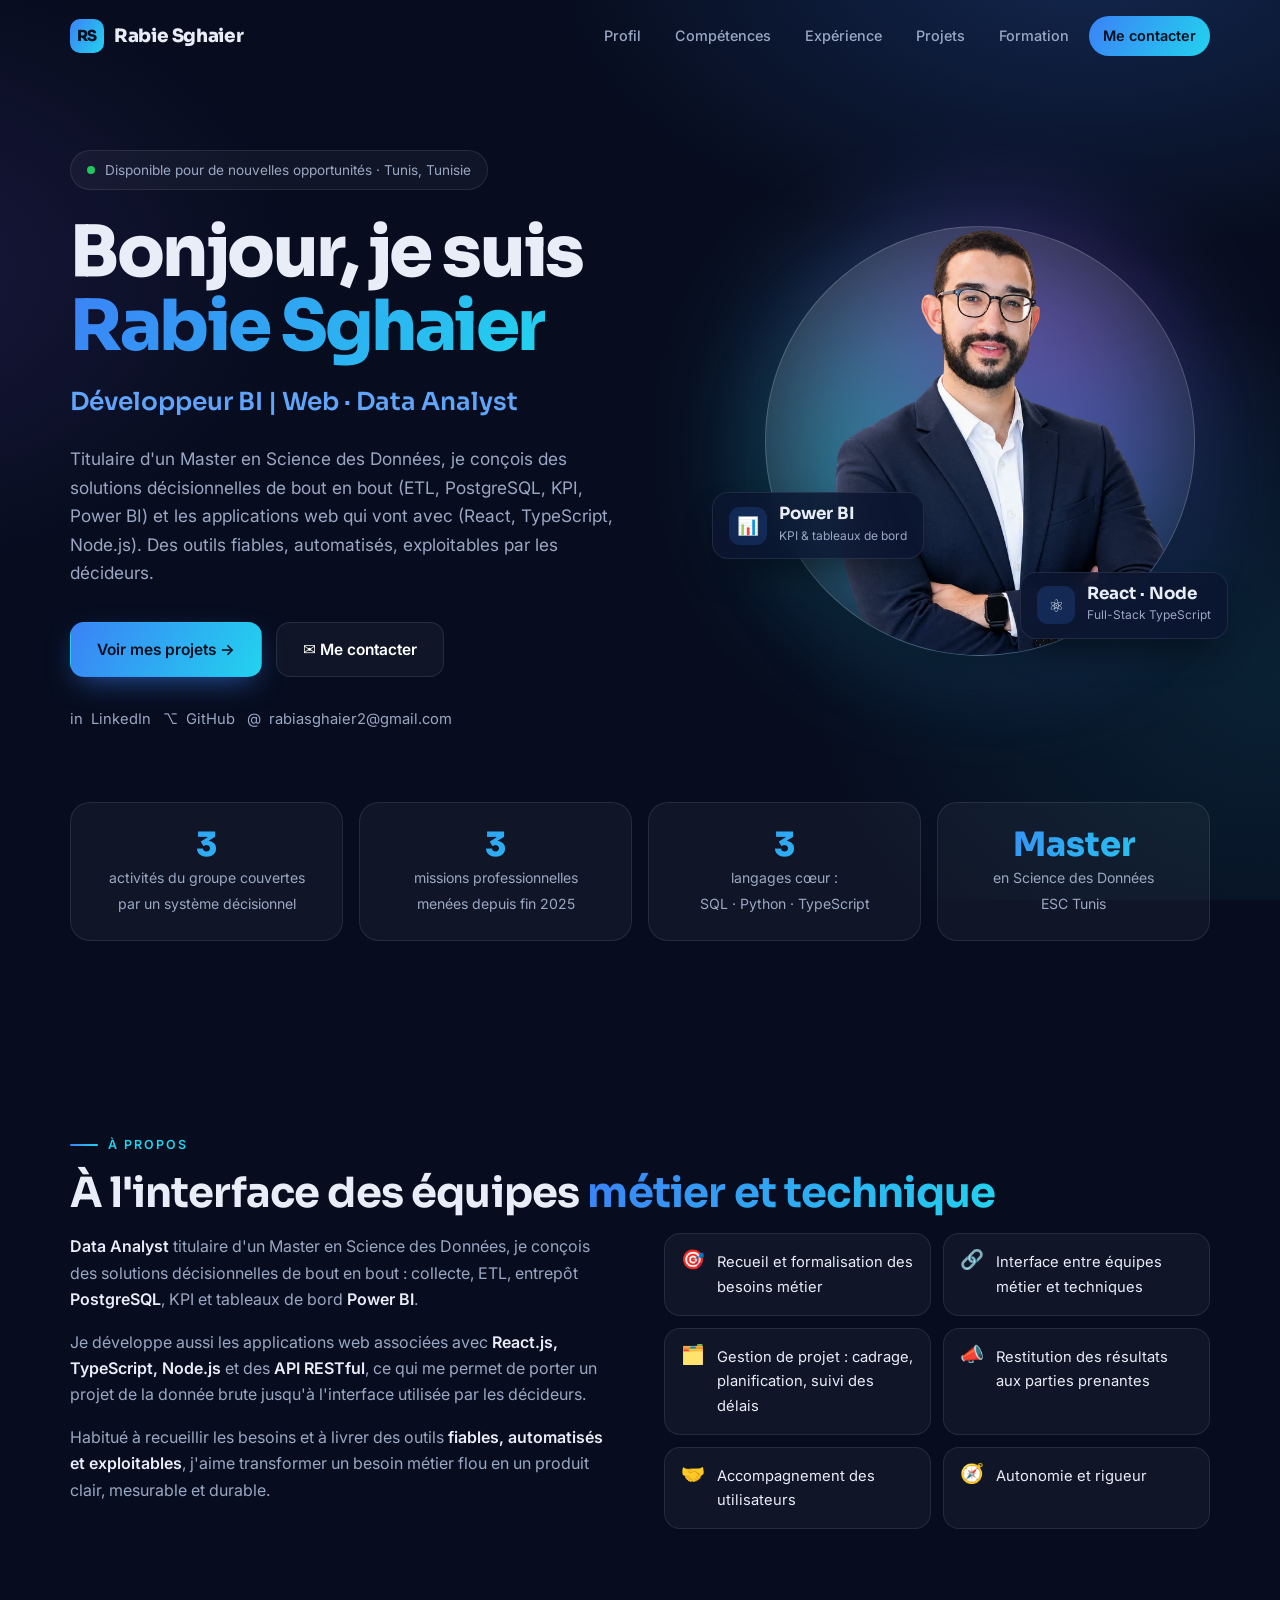
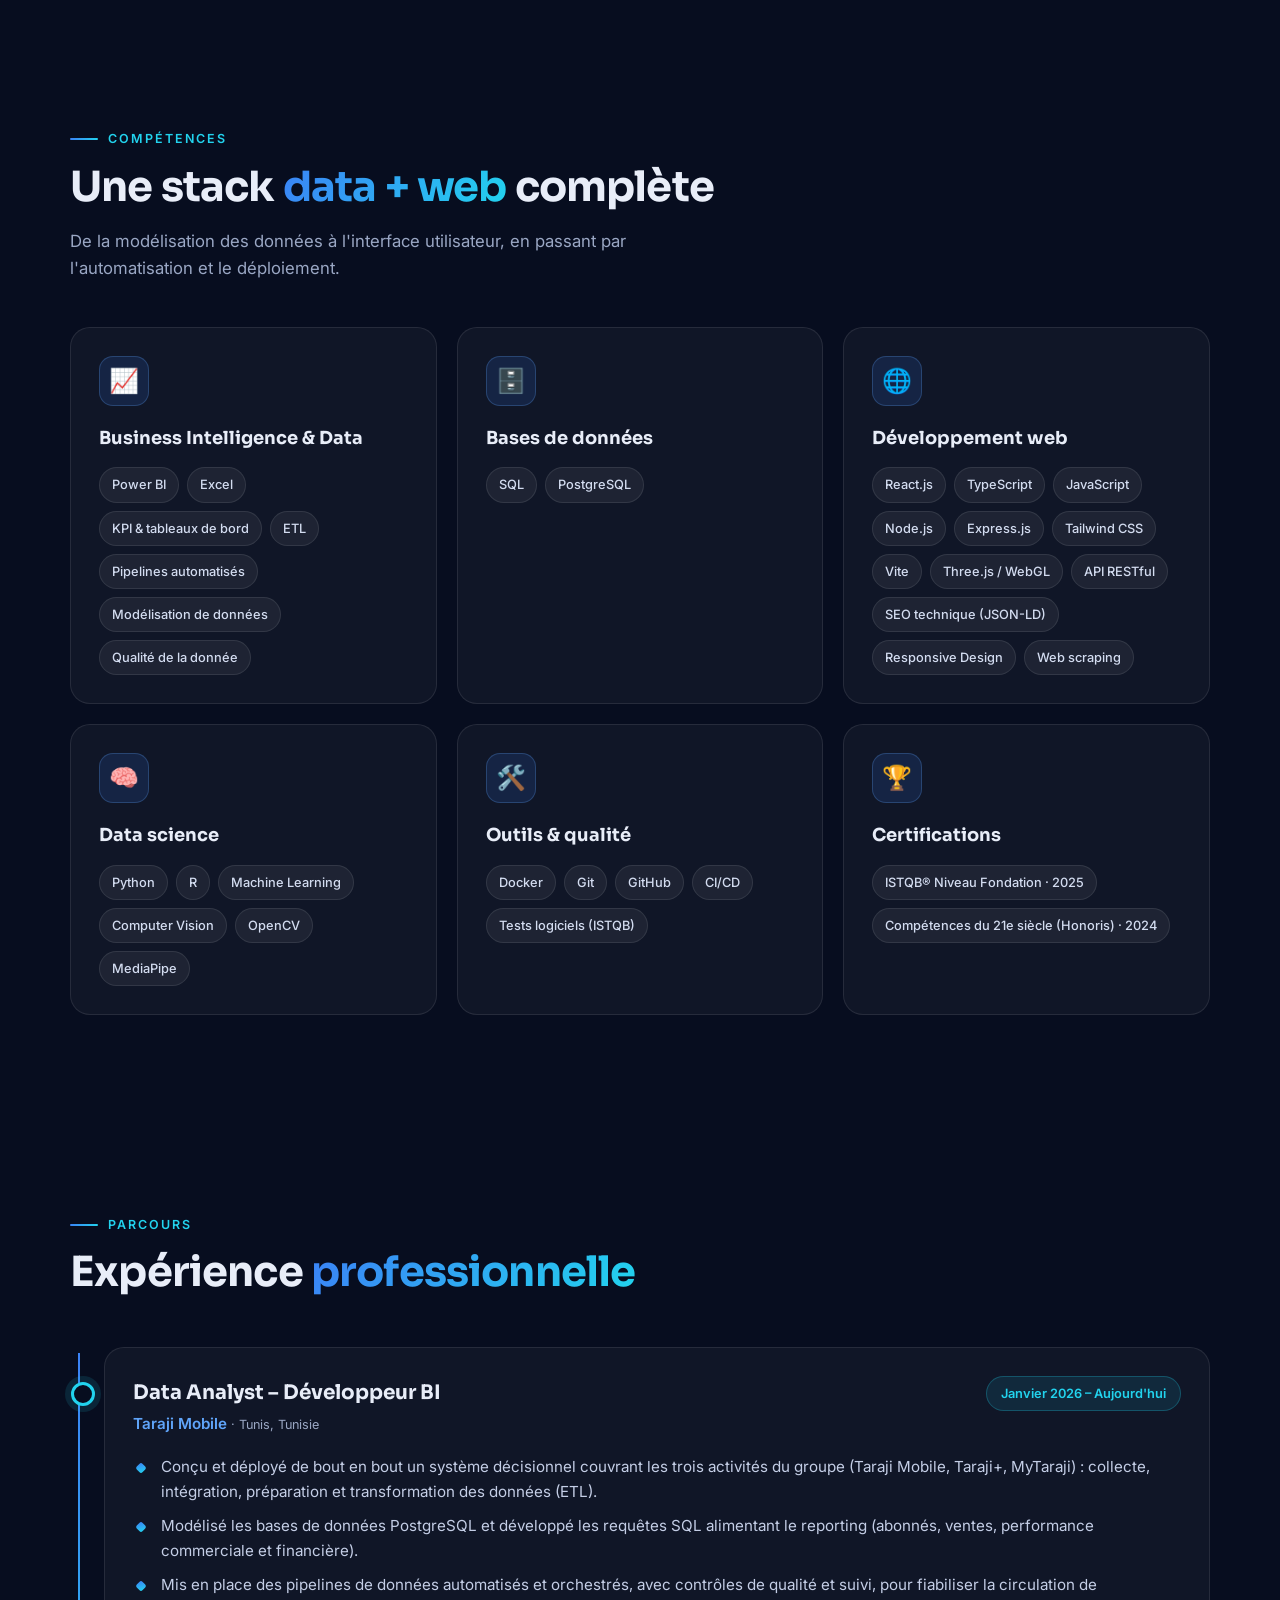
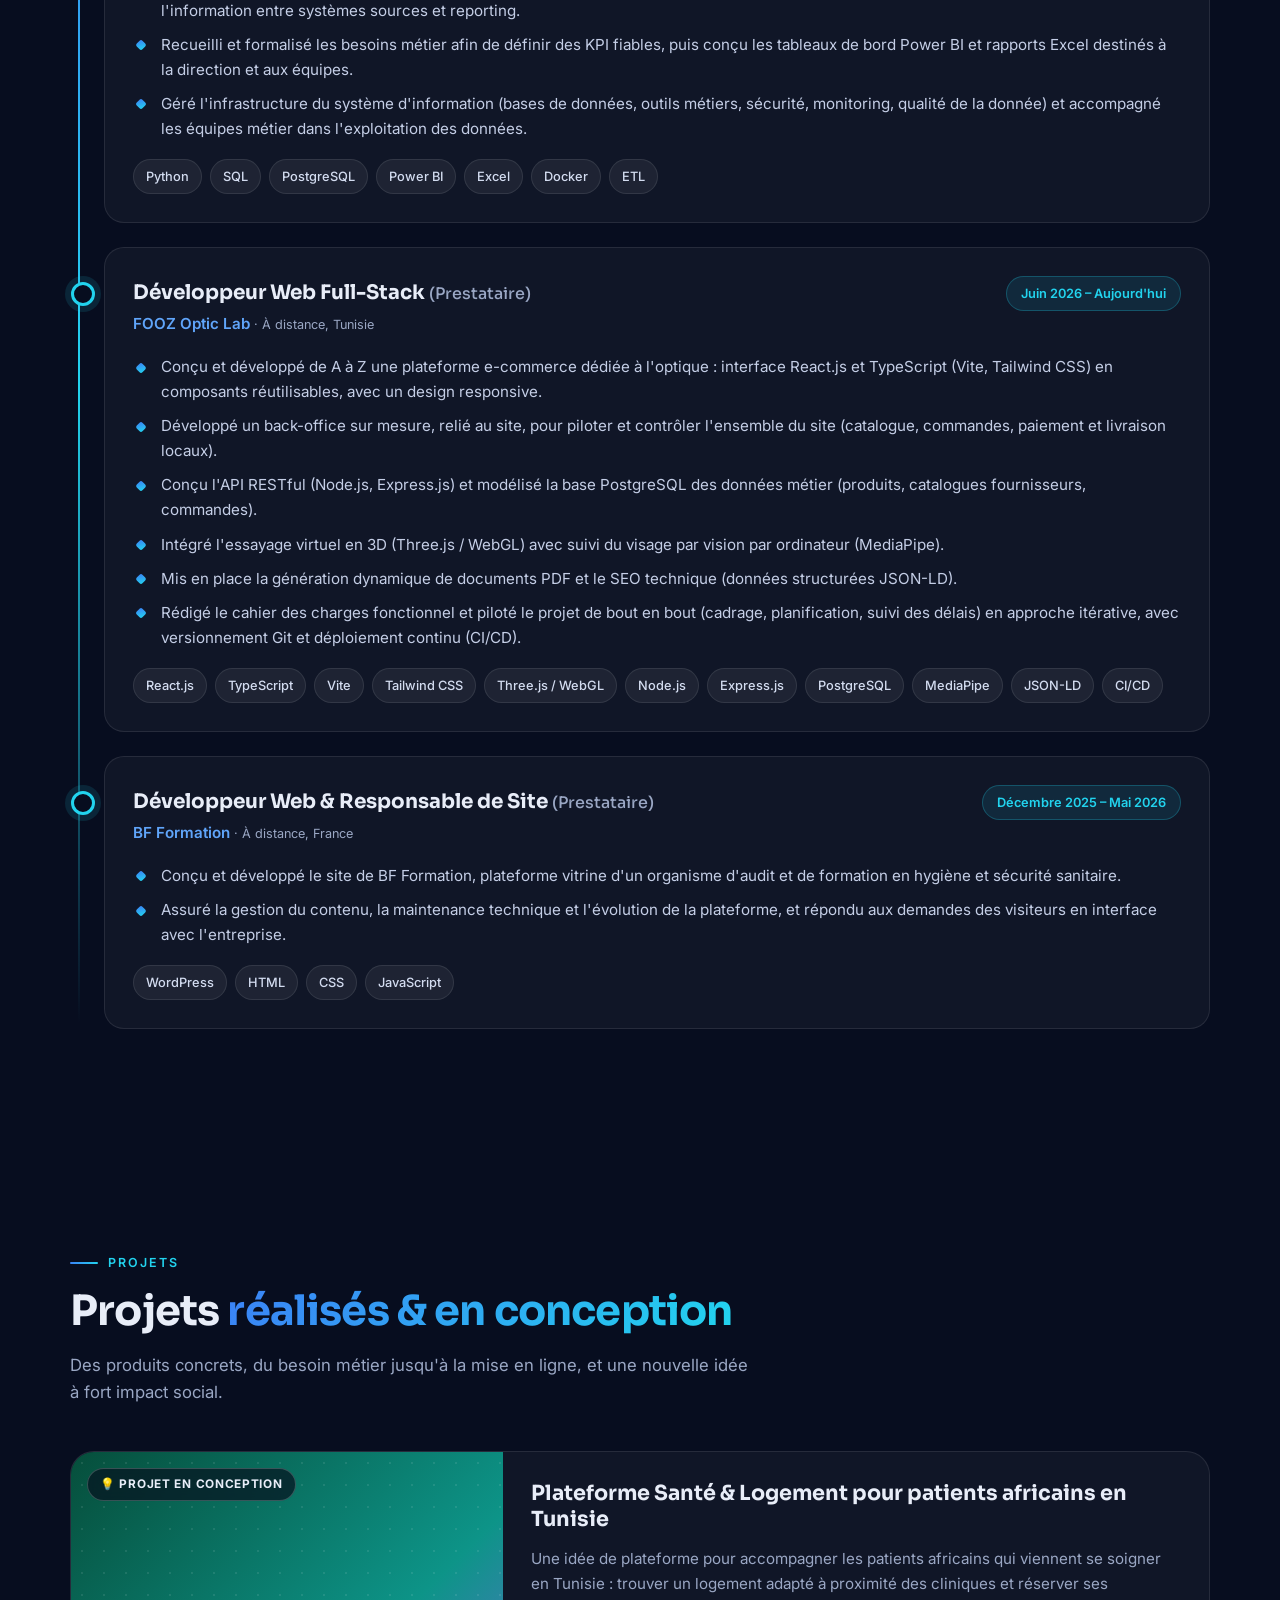
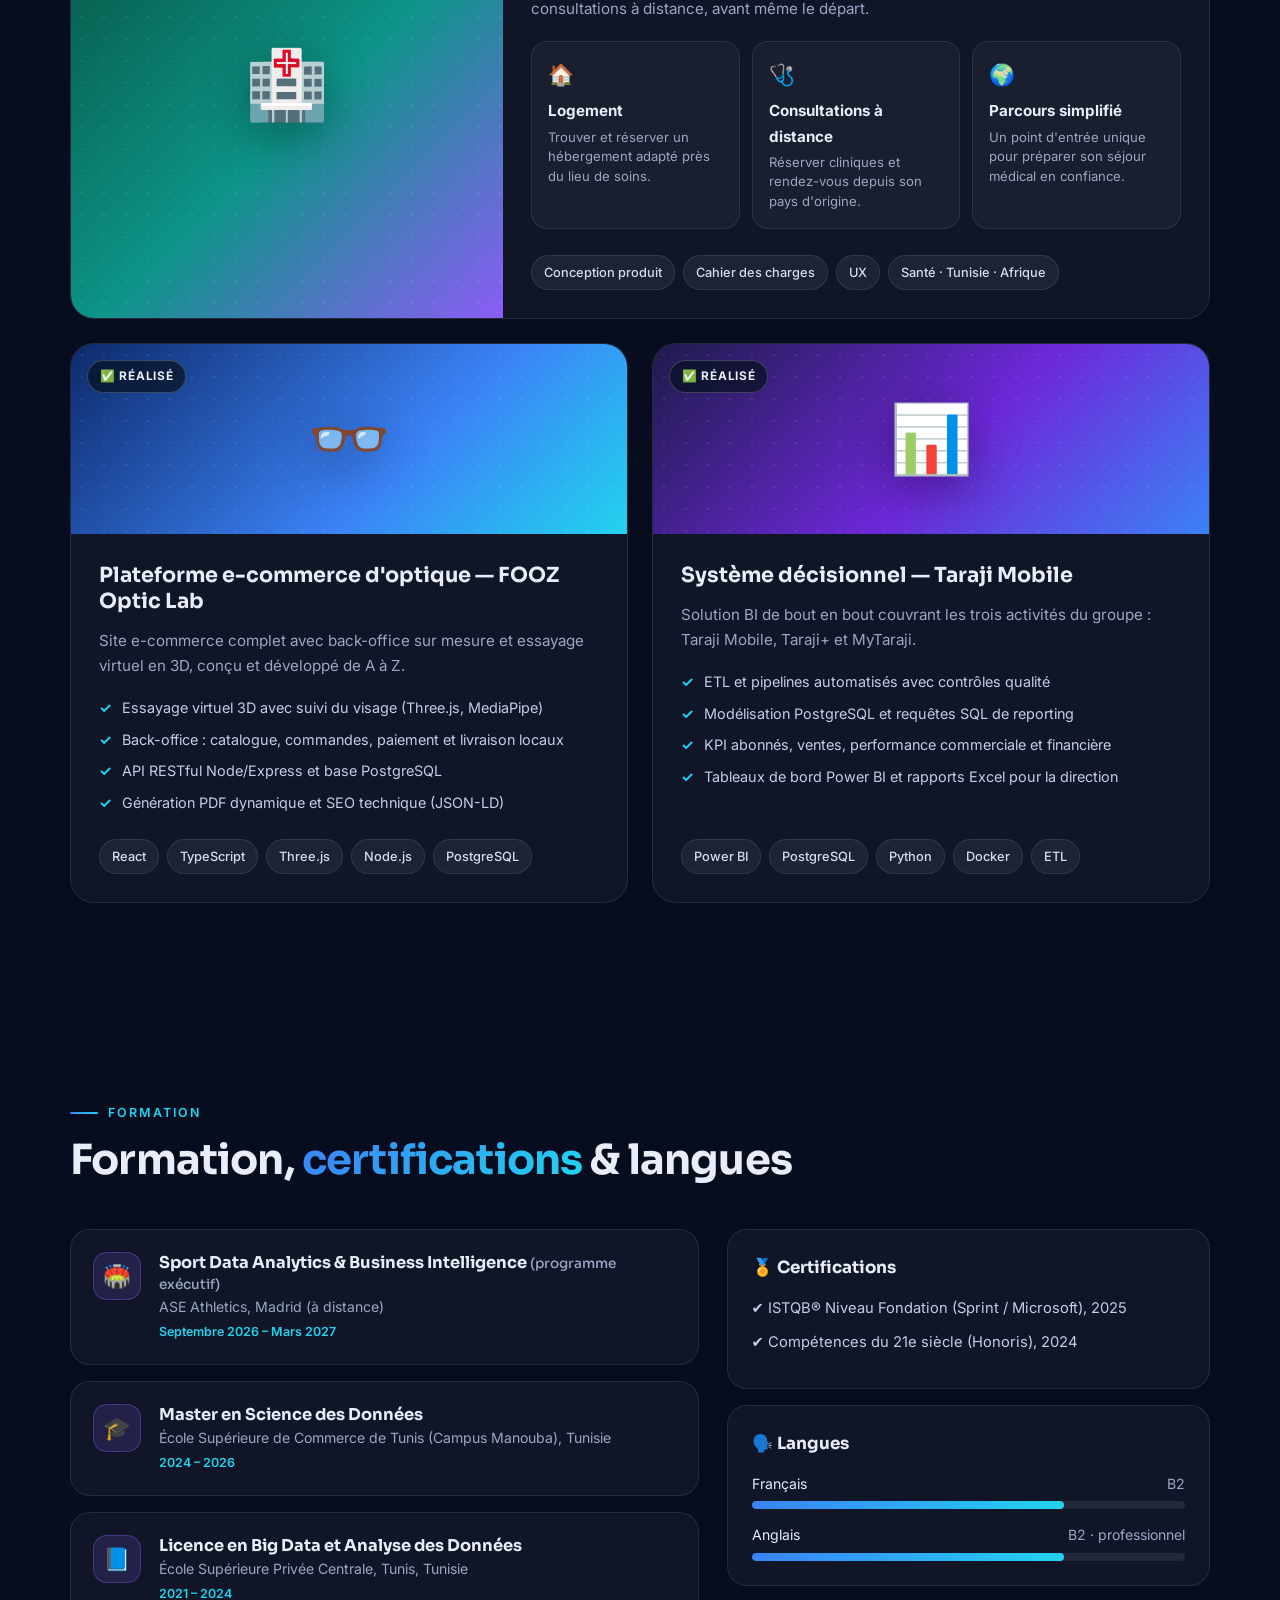
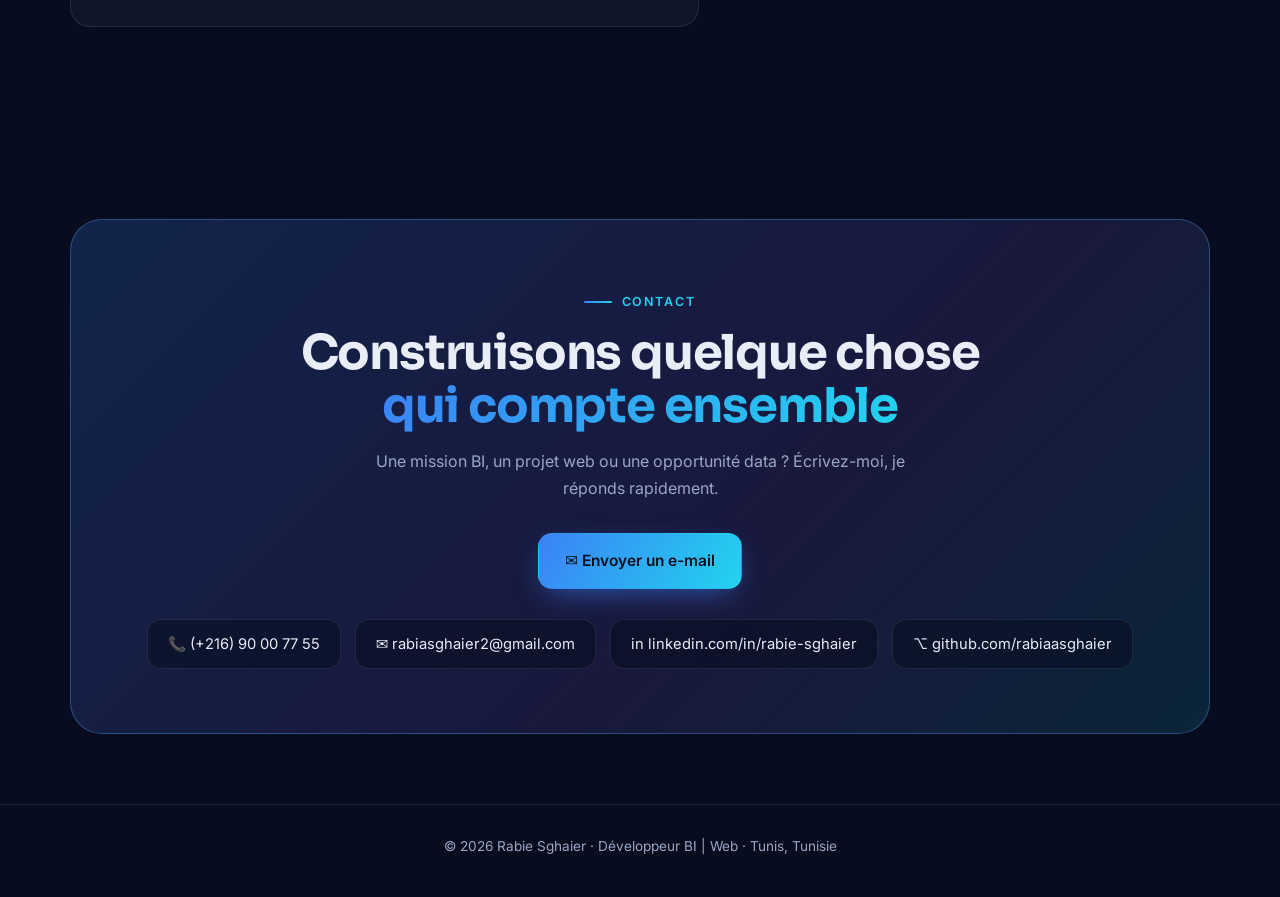
<file: index.html>
<!DOCTYPE html>
<html lang="fr">
<head>
<meta charset="utf-8">
<meta name="viewport" content="width=device-width, initial-scale=1">
<title>Rabie Sghaier — Développeur BI | Web</title>
<meta name="description" content="Portfolio de Rabie Sghaier, Data Analyst & Développeur BI / Web : Power BI, PostgreSQL, ETL, React, TypeScript, Node.js. Tunis, Tunisie.">
<meta name="theme-color" content="#0b1530">
<link rel="preconnect" href="https://fonts.googleapis.com">
<link rel="preconnect" href="https://fonts.gstatic.com" crossorigin>
<link href="https://fonts.googleapis.com/css2?family=Inter:wght@400;500;600;700&family=Sora:wght@500;600;700;800&display=swap" rel="stylesheet">
<style>
:root{
  --bg:#070d1f;
  --bg2:#0b1530;
  --card:rgba(255,255,255,.04);
  --card-b:rgba(255,255,255,.09);
  --text:#e8edf8;
  --muted:#9aa7c4;
  --blue:#3b82f6;
  --blue2:#60a5fa;
  --cyan:#22d3ee;
  --violet:#8b5cf6;
  --grad:linear-gradient(120deg,#3b82f6 0%,#22d3ee 100%);
  --radius:20px;
  --font:'Inter',system-ui,-apple-system,'Segoe UI',Roboto,sans-serif;
  --display:'Sora','Inter',system-ui,sans-serif;
}
*{box-sizing:border-box;margin:0;padding:0}
html{scroll-behavior:smooth;scroll-padding-top:84px;overflow-x:clip}
body{
  font-family:var(--font);background:var(--bg);color:var(--text);line-height:1.65;
  -webkit-font-smoothing:antialiased;overflow-x:hidden;
  background-image:
    radial-gradient(900px 500px at 85% -5%,rgba(59,130,246,.22),transparent 60%),
    radial-gradient(700px 500px at -10% 30%,rgba(139,92,246,.14),transparent 60%),
    radial-gradient(800px 600px at 100% 75%,rgba(34,211,238,.10),transparent 60%);
  background-attachment:fixed;
}
a{color:inherit;text-decoration:none}
img{max-width:100%;display:block}
.container{width:min(1140px,100% - 40px);margin-inline:auto}
section{padding:96px 0}
.eyebrow{display:inline-flex;align-items:center;gap:10px;font-size:.78rem;font-weight:600;letter-spacing:.16em;text-transform:uppercase;color:var(--cyan);margin-bottom:14px}
.eyebrow::before{content:"";width:28px;height:2px;background:var(--grad);border-radius:2px}
h2.title{font-family:var(--display);font-size:clamp(1.8rem,3.6vw,2.6rem);line-height:1.15;font-weight:700;letter-spacing:-.02em;margin-bottom:16px}
.lead{color:var(--muted);max-width:680px;font-size:1.05rem}
.grad-text{background:var(--grad);-webkit-background-clip:text;background-clip:text;color:transparent}

/* NAV */
nav{position:fixed;inset:0 0 auto 0;z-index:50;transition:background .3s,border-color .3s,backdrop-filter .3s;border-bottom:1px solid transparent}
nav.scrolled{background:rgba(7,13,31,.78);backdrop-filter:blur(14px);-webkit-backdrop-filter:blur(14px);border-color:var(--card-b)}
.nav-in{display:flex;align-items:center;justify-content:space-between;height:72px}
.logo{font-family:var(--display);font-weight:800;font-size:1.15rem;letter-spacing:-.02em;display:flex;align-items:center;gap:10px}
.logo i{width:34px;height:34px;border-radius:10px;background:var(--grad);display:grid;place-items:center;font-style:normal;color:#06101f;font-size:.95rem;font-weight:800}
.links{display:flex;gap:6px;align-items:center}
.links a{padding:8px 14px;border-radius:999px;font-size:.9rem;color:var(--muted);font-weight:500;transition:.2s}
.links a:hover{color:#fff;background:var(--card)}
.links a.cta{background:var(--grad);color:#06101f;font-weight:600}
.links a.cta:hover{filter:brightness(1.08)}
.burger{display:none;background:none;border:1px solid var(--card-b);color:#fff;width:42px;height:42px;border-radius:12px;cursor:pointer;font-size:1.2rem}

/* HERO */
.hero{padding:150px 0 90px;position:relative}
.hero-grid{display:grid;grid-template-columns:1.15fr .85fr;gap:56px;align-items:center}
.badge{display:inline-flex;align-items:center;gap:10px;padding:8px 16px;border:1px solid var(--card-b);background:var(--card);border-radius:999px;font-size:.85rem;color:var(--muted);margin-bottom:26px}
.dot{width:8px;height:8px;border-radius:50%;background:#22c55e;box-shadow:0 0 0 0 rgba(34,197,94,.6);animation:pulse 2s infinite}
@keyframes pulse{70%{box-shadow:0 0 0 10px rgba(34,197,94,0)}100%{box-shadow:0 0 0 0 rgba(34,197,94,0)}}
.hero h1{font-family:var(--display);font-size:clamp(2.5rem,6vw,4.4rem);line-height:1.05;letter-spacing:-.035em;font-weight:800}
.hero .role{font-family:var(--display);font-size:clamp(1.15rem,2.2vw,1.55rem);font-weight:600;margin:18px 0 22px;color:var(--blue2)}
.hero p.intro{color:var(--muted);font-size:1.08rem;max-width:560px}
.btns{display:flex;flex-wrap:wrap;gap:14px;margin-top:34px}
.btn{display:inline-flex;align-items:center;gap:10px;padding:14px 26px;border-radius:14px;font-weight:600;font-size:.97rem;transition:transform .2s,box-shadow .2s,background .2s;border:1px solid transparent;cursor:pointer}
.btn.primary{background:var(--grad);color:#06101f;box-shadow:0 10px 30px -10px rgba(59,130,246,.7)}
.btn.primary:hover{transform:translateY(-3px);box-shadow:0 16px 36px -10px rgba(59,130,246,.85)}
.btn.ghost{border-color:var(--card-b);background:var(--card);color:#fff}
.btn.ghost:hover{transform:translateY(-3px);background:rgba(255,255,255,.08)}
.socials{display:flex;gap:12px;margin-top:30px;flex-wrap:wrap;color:var(--muted);font-size:.92rem}
.socials a{display:inline-flex;gap:8px;align-items:center;transition:.2s}
.socials a:hover{color:var(--cyan)}

.photo-wrap{position:relative;display:grid;place-items:center;width:100%}
.photo-wrap{overflow:visible}
.photo-wrap::before{content:"";position:absolute;width:88%;aspect-ratio:1;border-radius:50%;background:conic-gradient(from 140deg,#3b82f6,#22d3ee,#8b5cf6,#3b82f6);filter:blur(60px);opacity:.55;animation:spin 14s linear infinite}
@keyframes spin{to{transform:rotate(360deg)}}
.photo-card{position:relative;width:min(430px,100%);aspect-ratio:1;border-radius:50%;background:linear-gradient(160deg,rgba(255,255,255,.14),rgba(255,255,255,.03));border:1px solid rgba(255,255,255,.18);overflow:hidden;box-shadow:0 30px 80px -30px rgba(0,0,0,.8)}
.photo-card img{position:absolute;inset:auto 0 0 0;width:100%;height:100%;object-fit:cover;object-position:center 8%}
.float{position:absolute;background:rgba(11,21,48,.82);backdrop-filter:blur(12px);-webkit-backdrop-filter:blur(12px);border:1px solid var(--card-b);padding:12px 16px;border-radius:16px;display:flex;align-items:center;gap:12px;font-size:.85rem;box-shadow:0 18px 40px -18px rgba(0,0,0,.8);animation:bob 5s ease-in-out infinite}
.float b{display:block;font-family:var(--display);font-size:1.05rem;line-height:1.1}
.float span{color:var(--muted);font-size:.75rem}
.float .ic{width:38px;height:38px;border-radius:11px;display:grid;place-items:center;font-size:1.1rem;background:rgba(59,130,246,.18)}
.f1{left:-8%;top:62%}
.f2{right:-4%;bottom:4%;animation-delay:-2.5s}
@keyframes bob{50%{transform:translateY(-10px)}}

.stats{display:grid;grid-template-columns:repeat(4,1fr);gap:16px;margin-top:70px}
.stat{padding:24px;border-radius:var(--radius);background:var(--card);border:1px solid var(--card-b);text-align:center}
.stat b{font-family:var(--display);font-size:2.1rem;font-weight:800;display:block;line-height:1.1}
.stat span{color:var(--muted);font-size:.88rem}

/* ABOUT */
.about{display:grid;grid-template-columns:1fr 1fr;gap:48px;align-items:start}
.about p{color:var(--muted);margin-bottom:16px}
.about p strong{color:var(--text);font-weight:600}
.soft{display:grid;grid-template-columns:1fr 1fr;gap:12px}
.soft div{display:flex;gap:12px;align-items:flex-start;padding:16px;border-radius:16px;background:var(--card);border:1px solid var(--card-b);font-size:.92rem;transition:.25s}
.soft div:hover{border-color:rgba(96,165,250,.5);transform:translateY(-3px)}
.soft em{font-style:normal;font-size:1.2rem;line-height:1}

/* SKILLS */
.skills{display:grid;grid-template-columns:repeat(3,1fr);gap:20px;margin-top:44px}
.skill{padding:28px;border-radius:var(--radius);background:var(--card);border:1px solid var(--card-b);transition:.3s;position:relative;overflow:hidden}
.skill::after{content:"";position:absolute;inset:0;background:radial-gradient(400px 160px at 0% 0%,rgba(59,130,246,.16),transparent 70%);opacity:0;transition:.3s}
.skill:hover{transform:translateY(-6px);border-color:rgba(96,165,250,.45)}
.skill:hover::after{opacity:1}
.skill>*{position:relative;z-index:1}
.skill .ico{width:50px;height:50px;border-radius:14px;display:grid;place-items:center;font-size:1.5rem;background:rgba(59,130,246,.14);border:1px solid rgba(96,165,250,.25);margin-bottom:18px}
.skill h3{font-family:var(--display);font-size:1.12rem;margin-bottom:14px}
.tags{display:flex;flex-wrap:wrap;gap:8px}
.tag{padding:6px 12px;border-radius:999px;font-size:.8rem;font-weight:500;background:rgba(255,255,255,.06);border:1px solid var(--card-b);color:#d3dcf0}

/* TIMELINE */
.timeline{position:relative;margin-top:50px;padding-left:34px}
.timeline::before{content:"";position:absolute;left:8px;top:6px;bottom:6px;width:2px;background:linear-gradient(var(--blue),var(--cyan),transparent)}
.job{position:relative;padding:28px;border-radius:var(--radius);background:var(--card);border:1px solid var(--card-b);margin-bottom:24px;transition:.3s}
.job:hover{border-color:rgba(96,165,250,.45);transform:translateX(4px)}
.job::before{content:"";position:absolute;left:-34px;top:34px;width:18px;height:18px;border-radius:50%;background:var(--bg);border:3px solid var(--cyan);box-shadow:0 0 0 6px rgba(34,211,238,.12)}
.job-top{display:flex;justify-content:space-between;gap:12px;flex-wrap:wrap;align-items:flex-start}
.job h3{font-family:var(--display);font-size:1.25rem}
.job .org{color:var(--blue2);font-weight:600;font-size:.95rem;margin-top:2px}
.job .org small{color:var(--muted);font-weight:400}
.date{font-size:.8rem;font-weight:600;padding:6px 14px;border-radius:999px;background:rgba(34,211,238,.1);color:var(--cyan);border:1px solid rgba(34,211,238,.25);white-space:nowrap}
.job ul{margin:18px 0 18px 4px;list-style:none}
.job li{position:relative;padding-left:24px;margin-bottom:9px;color:#c4cee6;font-size:.95rem}
.job li::before{content:"";position:absolute;left:0;top:.62em;width:8px;height:8px;border-radius:2px;background:var(--grad);transform:rotate(45deg)}

/* PROJECTS */
.projects{display:grid;grid-template-columns:1fr 1fr;gap:24px;margin-top:44px}
.project{border-radius:24px;background:var(--card);border:1px solid var(--card-b);overflow:hidden;display:flex;flex-direction:column;transition:.3s}
.project:hover{transform:translateY(-6px);border-color:rgba(96,165,250,.5)}
.p-visual{height:190px;position:relative;display:grid;place-items:center;overflow:hidden}
.p-visual.v1{background:linear-gradient(135deg,#0d2a6b,#3b82f6 60%,#22d3ee)}
.p-visual.v2{background:linear-gradient(135deg,#064e3b,#0d9488 55%,#8b5cf6)}
.p-visual::before{content:"";position:absolute;inset:0;background-image:radial-gradient(rgba(255,255,255,.18) 1.2px,transparent 1.4px);background-size:22px 22px;opacity:.5}
.p-visual .big{position:relative;font-size:4.2rem;filter:drop-shadow(0 12px 24px rgba(0,0,0,.35))}
.p-status{position:absolute;top:16px;left:16px;font-size:.74rem;font-weight:700;letter-spacing:.06em;text-transform:uppercase;padding:6px 12px;border-radius:999px;background:rgba(6,16,31,.7);backdrop-filter:blur(8px);-webkit-backdrop-filter:blur(8px);border:1px solid rgba(255,255,255,.2)}
.p-body{padding:28px;display:flex;flex-direction:column;gap:14px;flex:1}
.p-body h3{font-family:var(--display);font-size:1.3rem;line-height:1.25}
.p-body p{color:var(--muted);font-size:.95rem}
.p-list{list-style:none;display:grid;gap:8px;margin:4px 0}
.p-list li{font-size:.9rem;color:#c4cee6;display:flex;gap:10px}
.p-list li::before{content:"✓";color:var(--cyan);font-weight:700}
.p-body .tags{margin-top:auto;padding-top:6px}
.project.wide{grid-column:1/-1;flex-direction:row}
.project.wide .p-visual{height:auto;min-height:100%;flex:0 0 38%}
.project.wide .p-body{flex:1}
.pillars{display:grid;grid-template-columns:repeat(3,1fr);gap:12px;margin:6px 0}
.pillar{padding:16px;border-radius:16px;background:rgba(255,255,255,.04);border:1px solid var(--card-b)}
.pillar b{display:block;font-size:.95rem;margin:6px 0 4px}
.pillar span{font-size:.82rem;color:var(--muted);display:block;line-height:1.5}
.pillar i{font-style:normal;font-size:1.3rem}

/* EDUCATION */
.edu{display:grid;grid-template-columns:1.3fr 1fr;gap:28px;margin-top:44px}
.edu-list{display:grid;gap:16px}
.edu-item{display:flex;gap:18px;padding:22px;border-radius:var(--radius);background:var(--card);border:1px solid var(--card-b);transition:.3s}
.edu-item:hover{border-color:rgba(96,165,250,.45)}
.edu-item .ico{flex:0 0 48px;height:48px;border-radius:14px;display:grid;place-items:center;font-size:1.4rem;background:rgba(139,92,246,.16);border:1px solid rgba(139,92,246,.35)}
.edu-item h3{font-size:1.02rem;font-family:var(--display);line-height:1.3}
.edu-item p{color:var(--muted);font-size:.88rem}
.edu-item .d{font-size:.78rem;color:var(--cyan);font-weight:600;margin-top:4px;display:block}
.side{display:grid;gap:16px;align-content:start}
.box{padding:24px;border-radius:var(--radius);background:var(--card);border:1px solid var(--card-b)}
.box h3{font-family:var(--display);font-size:1.05rem;margin-bottom:14px}
.box li{list-style:none;display:flex;gap:10px;margin-bottom:10px;font-size:.92rem;color:#c4cee6}
.bar{margin-bottom:14px}
.bar-top{display:flex;justify-content:space-between;font-size:.88rem;margin-bottom:6px}
.bar-top span{color:var(--muted)}
.track{height:8px;border-radius:99px;background:rgba(255,255,255,.08);overflow:hidden}
.fill{height:100%;border-radius:99px;background:var(--grad);width:0;transition:width 1.4s cubic-bezier(.2,.8,.2,1)}

/* CONTACT */
.contact{text-align:center;padding-bottom:70px}
.contact-card{padding:64px 32px;border-radius:32px;position:relative;overflow:hidden;border:1px solid rgba(96,165,250,.35);background:linear-gradient(135deg,rgba(59,130,246,.2),rgba(139,92,246,.14) 60%,rgba(34,211,238,.12))}
.contact-card h2{font-family:var(--display);font-size:clamp(1.8rem,4vw,3rem);line-height:1.1;letter-spacing:-.025em;margin-bottom:16px}
.contact-card p{color:var(--muted);max-width:560px;margin:0 auto 32px}
.c-links{display:flex;flex-wrap:wrap;justify-content:center;gap:14px;margin-top:30px}
.c-links a{padding:12px 20px;border-radius:14px;background:rgba(7,13,31,.55);border:1px solid var(--card-b);font-size:.92rem;transition:.25s;display:inline-flex;gap:10px;align-items:center}
.c-links a:hover{border-color:var(--cyan);transform:translateY(-3px)}
footer{padding:30px 0 40px;text-align:center;color:var(--muted);font-size:.85rem;border-top:1px solid var(--card-b)}

/* REVEAL */
.reveal{opacity:0;transform:translateY(28px);transition:opacity .8s ease,transform .8s ease}
.reveal.in{opacity:1;transform:none}
@media (prefers-reduced-motion:reduce){*{animation:none!important;transition:none!important}.reveal{opacity:1;transform:none}html{scroll-behavior:auto}}

/* RESPONSIVE */
@media (max-width:960px){
  section{padding:72px 0}
  .hero{padding-top:120px}
  .hero-grid,.about,.edu{grid-template-columns:1fr}
  .photo-wrap{order:-1;max-width:380px;margin:0 auto}
  .skills{grid-template-columns:1fr 1fr}
  .projects{grid-template-columns:1fr}
  .project.wide{flex-direction:column}
  .project.wide .p-visual{min-height:190px;flex:none}
  .stats{grid-template-columns:1fr 1fr}
  .f1{left:0}.f2{right:0}
}
@media (max-width:700px){
  .burger{display:block}
  .links{position:fixed;inset:72px 16px auto 16px;flex-direction:column;align-items:stretch;background:rgba(7,13,31,.96);backdrop-filter:blur(16px);-webkit-backdrop-filter:blur(16px);border:1px solid var(--card-b);border-radius:20px;padding:12px;display:none}
  .links.open{display:flex}
  .links a{padding:14px 16px;text-align:center}
  .skills,.soft,.pillars{grid-template-columns:1fr}
  .timeline{padding-left:26px}
  .job::before{left:-26px}
  .job{padding:22px}
  .f1,.f2{display:none}
  .btn{width:100%;justify-content:center}
}
</style>
</head>
<body>

<nav id="nav">
  <div class="container nav-in">
    <a href="#top" class="logo"><i>RS</i>Rabie Sghaier</a>
    <button class="burger" id="burger" aria-label="Ouvrir le menu">☰</button>
    <div class="links" id="links">
      <a href="#profil">Profil</a>
      <a href="#competences">Compétences</a>
      <a href="#experience">Expérience</a>
      <a href="#projets">Projets</a>
      <a href="#formation">Formation</a>
      <a href="#contact" class="cta">Me contacter</a>
    </div>
  </div>
</nav>

<header class="hero" id="top">
  <div class="container">
    <div class="hero-grid">
      <div class="reveal in">
        <div class="badge"><span class="dot"></span> Disponible pour de nouvelles opportunités · Tunis, Tunisie</div>
        <h1>Bonjour, je suis<br><span class="grad-text">Rabie Sghaier</span></h1>
        <div class="role">Développeur BI | Web · Data Analyst</div>
        <p class="intro">Titulaire d'un Master en Science des Données, je conçois des solutions décisionnelles de bout en bout (ETL, PostgreSQL, KPI, Power BI) et les applications web qui vont avec (React, TypeScript, Node.js). Des outils fiables, automatisés, exploitables par les décideurs.</p>
        <div class="btns">
          <a href="#projets" class="btn primary">Voir mes projets →</a>
          <a href="#contact" class="btn ghost">✉ Me contacter</a>
        </div>
        <div class="socials">
          <a href="https://linkedin.com/in/rabie-sghaier" target="_blank" rel="noopener">in&nbsp; LinkedIn</a>
          <a href="https://github.com/rabiaasghaier" target="_blank" rel="noopener">⌥&nbsp; GitHub</a>
          <a href="mailto:rabiasghaier2@gmail.com">@&nbsp; rabiasghaier2@gmail.com</a>
        </div>
      </div>
      <div class="photo-wrap reveal in">
        <div class="photo-card"><img src="[data-uri]" alt="Portrait de Rabie Sghaier" width="720" height="720"></div>
        <div class="float f1"><div class="ic">📊</div><div><b>Power BI</b><span>KPI &amp; tableaux de bord</span></div></div>
        <div class="float f2"><div class="ic">⚛️</div><div><b>React · Node</b><span>Full-Stack TypeScript</span></div></div>
      </div>
    </div>

    <div class="stats reveal">
      <div class="stat"><b class="grad-text" data-count="3">0</b><span>activités du groupe couvertes<br>par un système décisionnel</span></div>
      <div class="stat"><b class="grad-text" data-count="3">0</b><span>missions professionnelles<br>menées depuis fin 2025</span></div>
      <div class="stat"><b class="grad-text" data-count="3">0</b><span>langages cœur :<br>SQL · Python · TypeScript</span></div>
      <div class="stat"><b class="grad-text">Master</b><span>en Science des Données<br>ESC Tunis</span></div>
    </div>
  </div>
</header>

<section id="profil">
  <div class="container">
    <div class="eyebrow">À propos</div>
    <h2 class="title reveal">À l'interface des équipes <span class="grad-text">métier et technique</span></h2>
    <div class="about">
      <div class="reveal">
        <p><strong>Data Analyst</strong> titulaire d'un Master en Science des Données, je conçois des solutions décisionnelles de bout en bout : collecte, ETL, entrepôt <strong>PostgreSQL</strong>, KPI et tableaux de bord <strong>Power BI</strong>.</p>
        <p>Je développe aussi les applications web associées avec <strong>React.js, TypeScript, Node.js</strong> et des <strong>API RESTful</strong>, ce qui me permet de porter un projet de la donnée brute jusqu'à l'interface utilisée par les décideurs.</p>
        <p>Habitué à recueillir les besoins et à livrer des outils <strong>fiables, automatisés et exploitables</strong>, j'aime transformer un besoin métier flou en un produit clair, mesurable et durable.</p>
      </div>
      <div class="soft reveal">
        <div><em>🎯</em>Recueil et formalisation des besoins métier</div>
        <div><em>🔗</em>Interface entre équipes métier et techniques</div>
        <div><em>🗂️</em>Gestion de projet : cadrage, planification, suivi des délais</div>
        <div><em>📣</em>Restitution des résultats aux parties prenantes</div>
        <div><em>🤝</em>Accompagnement des utilisateurs</div>
        <div><em>🧭</em>Autonomie et rigueur</div>
      </div>
    </div>
  </div>
</section>

<section id="competences">
  <div class="container">
    <div class="eyebrow">Compétences</div>
    <h2 class="title reveal">Une stack <span class="grad-text">data + web</span> complète</h2>
    <p class="lead reveal">De la modélisation des données à l'interface utilisateur, en passant par l'automatisation et le déploiement.</p>
    <div class="skills">
      <div class="skill reveal"><div class="ico">📈</div><h3>Business Intelligence &amp; Data</h3>
        <div class="tags"><span class="tag">Power BI</span><span class="tag">Excel</span><span class="tag">KPI &amp; tableaux de bord</span><span class="tag">ETL</span><span class="tag">Pipelines automatisés</span><span class="tag">Modélisation de données</span><span class="tag">Qualité de la donnée</span></div></div>
      <div class="skill reveal"><div class="ico">🗄️</div><h3>Bases de données</h3>
        <div class="tags"><span class="tag">SQL</span><span class="tag">PostgreSQL</span></div></div>
      <div class="skill reveal"><div class="ico">🌐</div><h3>Développement web</h3>
        <div class="tags"><span class="tag">React.js</span><span class="tag">TypeScript</span><span class="tag">JavaScript</span><span class="tag">Node.js</span><span class="tag">Express.js</span><span class="tag">Tailwind CSS</span><span class="tag">Vite</span><span class="tag">Three.js / WebGL</span><span class="tag">API RESTful</span><span class="tag">SEO technique (JSON-LD)</span><span class="tag">Responsive Design</span><span class="tag">Web scraping</span></div></div>
      <div class="skill reveal"><div class="ico">🧠</div><h3>Data science</h3>
        <div class="tags"><span class="tag">Python</span><span class="tag">R</span><span class="tag">Machine Learning</span><span class="tag">Computer Vision</span><span class="tag">OpenCV</span><span class="tag">MediaPipe</span></div></div>
      <div class="skill reveal"><div class="ico">🛠️</div><h3>Outils &amp; qualité</h3>
        <div class="tags"><span class="tag">Docker</span><span class="tag">Git</span><span class="tag">GitHub</span><span class="tag">CI/CD</span><span class="tag">Tests logiciels (ISTQB)</span></div></div>
      <div class="skill reveal"><div class="ico">🏆</div><h3>Certifications</h3>
        <div class="tags"><span class="tag">ISTQB® Niveau Fondation · 2025</span><span class="tag">Compétences du 21e siècle (Honoris) · 2024</span></div></div>
    </div>
  </div>
</section>

<section id="experience">
  <div class="container">
    <div class="eyebrow">Parcours</div>
    <h2 class="title reveal">Expérience <span class="grad-text">professionnelle</span></h2>
    <div class="timeline">

      <article class="job reveal">
        <div class="job-top">
          <div><h3>Data Analyst – Développeur BI</h3><div class="org">Taraji Mobile <small>· Tunis, Tunisie</small></div></div>
          <span class="date">Janvier 2026 – Aujourd'hui</span>
        </div>
        <ul>
          <li>Conçu et déployé de bout en bout un système décisionnel couvrant les trois activités du groupe (Taraji Mobile, Taraji+, MyTaraji) : collecte, intégration, préparation et transformation des données (ETL).</li>
          <li>Modélisé les bases de données PostgreSQL et développé les requêtes SQL alimentant le reporting (abonnés, ventes, performance commerciale et financière).</li>
          <li>Mis en place des pipelines de données automatisés et orchestrés, avec contrôles de qualité et suivi, pour fiabiliser la circulation de l'information entre systèmes sources et reporting.</li>
          <li>Recueilli et formalisé les besoins métier afin de définir des KPI fiables, puis conçu les tableaux de bord Power BI et rapports Excel destinés à la direction et aux équipes.</li>
          <li>Géré l'infrastructure du système d'information (bases de données, outils métiers, sécurité, monitoring, qualité de la donnée) et accompagné les équipes métier dans l'exploitation des données.</li>
        </ul>
        <div class="tags"><span class="tag">Python</span><span class="tag">SQL</span><span class="tag">PostgreSQL</span><span class="tag">Power BI</span><span class="tag">Excel</span><span class="tag">Docker</span><span class="tag">ETL</span></div>
      </article>

      <article class="job reveal">
        <div class="job-top">
          <div><h3>Développeur Web Full-Stack <small style="color:var(--muted);font-weight:500;font-size:.8em">(Prestataire)</small></h3><div class="org">FOOZ Optic Lab <small>· À distance, Tunisie</small></div></div>
          <span class="date">Juin 2026 – Aujourd'hui</span>
        </div>
        <ul>
          <li>Conçu et développé de A à Z une plateforme e-commerce dédiée à l'optique : interface React.js et TypeScript (Vite, Tailwind CSS) en composants réutilisables, avec un design responsive.</li>
          <li>Développé un back-office sur mesure, relié au site, pour piloter et contrôler l'ensemble du site (catalogue, commandes, paiement et livraison locaux).</li>
          <li>Conçu l'API RESTful (Node.js, Express.js) et modélisé la base PostgreSQL des données métier (produits, catalogues fournisseurs, commandes).</li>
          <li>Intégré l'essayage virtuel en 3D (Three.js / WebGL) avec suivi du visage par vision par ordinateur (MediaPipe).</li>
          <li>Mis en place la génération dynamique de documents PDF et le SEO technique (données structurées JSON-LD).</li>
          <li>Rédigé le cahier des charges fonctionnel et piloté le projet de bout en bout (cadrage, planification, suivi des délais) en approche itérative, avec versionnement Git et déploiement continu (CI/CD).</li>
        </ul>
        <div class="tags"><span class="tag">React.js</span><span class="tag">TypeScript</span><span class="tag">Vite</span><span class="tag">Tailwind CSS</span><span class="tag">Three.js / WebGL</span><span class="tag">Node.js</span><span class="tag">Express.js</span><span class="tag">PostgreSQL</span><span class="tag">MediaPipe</span><span class="tag">JSON-LD</span><span class="tag">CI/CD</span></div>
      </article>

      <article class="job reveal">
        <div class="job-top">
          <div><h3>Développeur Web &amp; Responsable de Site <small style="color:var(--muted);font-weight:500;font-size:.8em">(Prestataire)</small></h3><div class="org">BF Formation <small>· À distance, France</small></div></div>
          <span class="date">Décembre 2025 – Mai 2026</span>
        </div>
        <ul>
          <li>Conçu et développé le site de BF Formation, plateforme vitrine d'un organisme d'audit et de formation en hygiène et sécurité sanitaire.</li>
          <li>Assuré la gestion du contenu, la maintenance technique et l'évolution de la plateforme, et répondu aux demandes des visiteurs en interface avec l'entreprise.</li>
        </ul>
        <div class="tags"><span class="tag">WordPress</span><span class="tag">HTML</span><span class="tag">CSS</span><span class="tag">JavaScript</span></div>
      </article>

    </div>
  </div>
</section>

<section id="projets">
  <div class="container">
    <div class="eyebrow">Projets</div>
    <h2 class="title reveal">Projets <span class="grad-text">réalisés &amp; en conception</span></h2>
    <p class="lead reveal">Des produits concrets, du besoin métier jusqu'à la mise en ligne, et une nouvelle idée à fort impact social.</p>

    <div class="projects">

      <article class="project wide reveal">
        <div class="p-visual v2"><span class="p-status">💡 Projet en conception</span><span class="big">🏥</span></div>
        <div class="p-body">
          <h3>Plateforme Santé &amp; Logement pour patients africains en Tunisie</h3>
          <p>Une idée de plateforme pour accompagner les patients africains qui viennent se soigner en Tunisie : trouver un logement adapté à proximité des cliniques et réserver ses consultations à distance, avant même le départ.</p>
          <div class="pillars">
            <div class="pillar"><i>🏠</i><b>Logement</b><span>Trouver et réserver un hébergement adapté près du lieu de soins.</span></div>
            <div class="pillar"><i>🩺</i><b>Consultations à distance</b><span>Réserver cliniques et rendez-vous depuis son pays d'origine.</span></div>
            <div class="pillar"><i>🌍</i><b>Parcours simplifié</b><span>Un point d'entrée unique pour préparer son séjour médical en confiance.</span></div>
          </div>
          <div class="tags"><span class="tag">Conception produit</span><span class="tag">Cahier des charges</span><span class="tag">UX</span><span class="tag">Santé · Tunisie · Afrique</span></div>
        </div>
      </article>

      <article class="project reveal">
        <div class="p-visual v1"><span class="p-status">✅ Réalisé</span><span class="big">👓</span></div>
        <div class="p-body">
          <h3>Plateforme e-commerce d'optique — FOOZ Optic Lab</h3>
          <p>Site e-commerce complet avec back-office sur mesure et essayage virtuel en 3D, conçu et développé de A à Z.</p>
          <ul class="p-list">
            <li>Essayage virtuel 3D avec suivi du visage (Three.js, MediaPipe)</li>
            <li>Back-office : catalogue, commandes, paiement et livraison locaux</li>
            <li>API RESTful Node/Express et base PostgreSQL</li>
            <li>Génération PDF dynamique et SEO technique (JSON-LD)</li>
          </ul>
          <div class="tags"><span class="tag">React</span><span class="tag">TypeScript</span><span class="tag">Three.js</span><span class="tag">Node.js</span><span class="tag">PostgreSQL</span></div>
        </div>
      </article>

      <article class="project reveal">
        <div class="p-visual v1" style="background:linear-gradient(135deg,#1e1b4b,#6d28d9 55%,#3b82f6)"><span class="p-status">✅ Réalisé</span><span class="big">📊</span></div>
        <div class="p-body">
          <h3>Système décisionnel — Taraji Mobile</h3>
          <p>Solution BI de bout en bout couvrant les trois activités du groupe : Taraji Mobile, Taraji+ et MyTaraji.</p>
          <ul class="p-list">
            <li>ETL et pipelines automatisés avec contrôles qualité</li>
            <li>Modélisation PostgreSQL et requêtes SQL de reporting</li>
            <li>KPI abonnés, ventes, performance commerciale et financière</li>
            <li>Tableaux de bord Power BI et rapports Excel pour la direction</li>
          </ul>
          <div class="tags"><span class="tag">Power BI</span><span class="tag">PostgreSQL</span><span class="tag">Python</span><span class="tag">Docker</span><span class="tag">ETL</span></div>
        </div>
      </article>

    </div>
  </div>
</section>

<section id="formation">
  <div class="container">
    <div class="eyebrow">Formation</div>
    <h2 class="title reveal">Formation, <span class="grad-text">certifications</span> &amp; langues</h2>
    <div class="edu">
      <div class="edu-list">
        <div class="edu-item reveal"><div class="ico">🏟️</div><div><h3>Sport Data Analytics &amp; Business Intelligence <small style="color:var(--muted);font-weight:500">(programme exécutif)</small></h3><p>ASE Athletics, Madrid (à distance)</p><span class="d">Septembre 2026 – Mars 2027</span></div></div>
        <div class="edu-item reveal"><div class="ico">🎓</div><div><h3>Master en Science des Données</h3><p>École Supérieure de Commerce de Tunis (Campus Manouba), Tunisie</p><span class="d">2024 – 2026</span></div></div>
        <div class="edu-item reveal"><div class="ico">📘</div><div><h3>Licence en Big Data et Analyse des Données</h3><p>École Supérieure Privée Centrale, Tunis, Tunisie</p><span class="d">2021 – 2024</span></div></div>
      </div>
      <div class="side">
        <div class="box reveal">
          <h3>🏅 Certifications</h3>
          <ul>
            <li>✔ ISTQB® Niveau Fondation (Sprint / Microsoft), 2025</li>
            <li>✔ Compétences du 21e siècle (Honoris), 2024</li>
          </ul>
        </div>
        <div class="box reveal">
          <h3>🗣️ Langues</h3>
          <div class="bar"><div class="bar-top">Français <span>B2</span></div><div class="track"><div class="fill" data-w="72"></div></div></div>
          <div class="bar" style="margin-bottom:0"><div class="bar-top">Anglais <span>B2 · professionnel</span></div><div class="track"><div class="fill" data-w="72"></div></div></div>
        </div>
      </div>
    </div>
  </div>
</section>

<section id="contact" class="contact">
  <div class="container">
    <div class="contact-card reveal">
      <div class="eyebrow" style="justify-content:center">Contact</div>
      <h2>Construisons quelque chose<br><span class="grad-text">qui compte ensemble</span></h2>
      <p>Une mission BI, un projet web ou une opportunité data ? Écrivez-moi, je réponds rapidement.</p>
      <a href="mailto:rabiasghaier2@gmail.com" class="btn primary">✉ Envoyer un e-mail</a>
      <div class="c-links">
        <a href="tel:+21690007755">📞 (+216) 90 00 77 55</a>
        <a href="mailto:rabiasghaier2@gmail.com">✉ rabiasghaier2@gmail.com</a>
        <a href="https://linkedin.com/in/rabie-sghaier" target="_blank" rel="noopener">in linkedin.com/in/rabie-sghaier</a>
        <a href="https://github.com/rabiaasghaier" target="_blank" rel="noopener">⌥ github.com/rabiaasghaier</a>
      </div>
    </div>
  </div>
</section>

<footer>© 2026 Rabie Sghaier · Développeur BI | Web · Tunis, Tunisie</footer>

<script>
(function(){
  var nav=document.getElementById('nav');
  function onScroll(){nav.classList.toggle('scrolled',window.scrollY>20)}
  window.addEventListener('scroll',onScroll,{passive:true});onScroll();

  var burger=document.getElementById('burger'),links=document.getElementById('links');
  burger.addEventListener('click',function(){links.classList.toggle('open')});
  links.addEventListener('click',function(e){if(e.target.tagName==='A')links.classList.remove('open')});

  function count(el){
    var target=+el.dataset.count,n=0;
    var t=setInterval(function(){n++;el.textContent=n;if(n>=target)clearInterval(t)},260);
  }
  var io=new IntersectionObserver(function(entries){
    entries.forEach(function(en){
      if(!en.isIntersecting)return;
      var el=en.target;el.classList.add('in');
      el.querySelectorAll('[data-count]').forEach(count);
      el.querySelectorAll('.fill').forEach(function(f){f.style.width=f.dataset.w+'%'});
      io.unobserve(el);
    });
  },{threshold:.15});
  document.querySelectorAll('.reveal').forEach(function(el){io.observe(el)});
})();
</script>
</body>
</html>
</file>
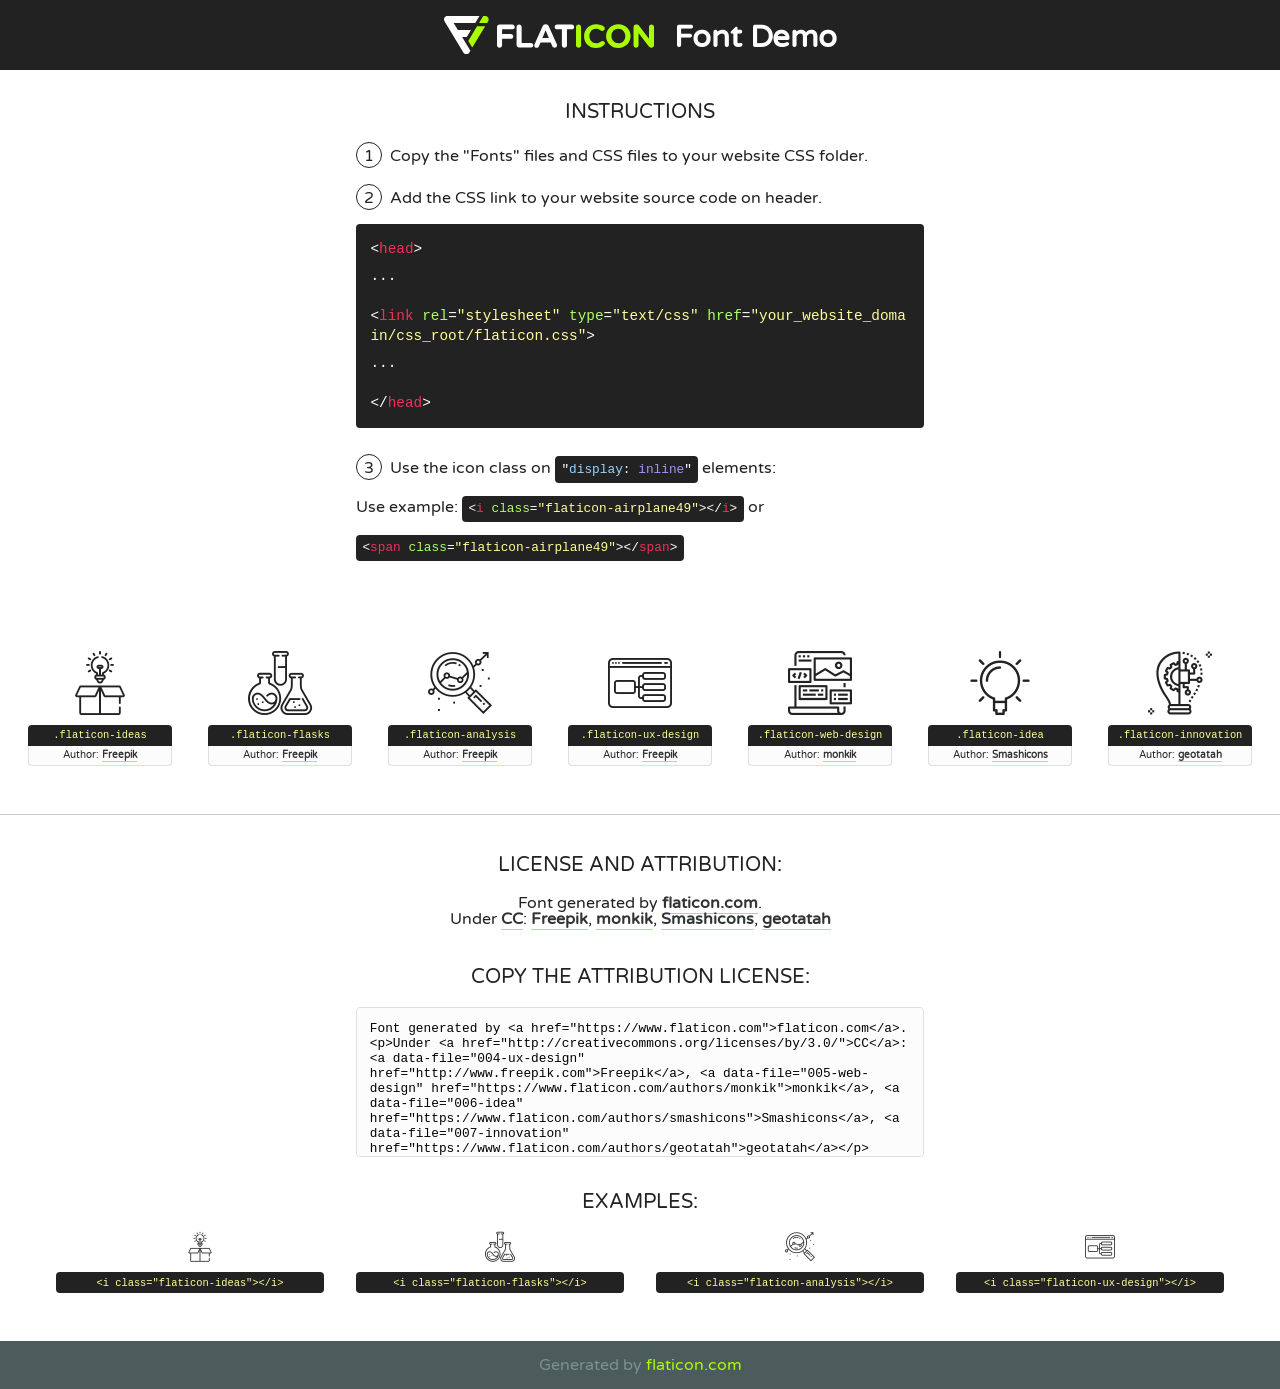
<file: fonts/flaticon/font/flaticon.html>
<!DOCTYPE html>
<!--
  Flaticon icon font: Flaticon
  Creation date: 20/03/2019 02:18
-->
<html>
<!DOCTYPE html>
<html>

<head>
    <title>Flaticon WebFont</title>
    <link href="http://fonts.googleapis.com/css?family=Varela+Round" rel="stylesheet" type="text/css" />
    <link rel="stylesheet" type="text/css" href="flaticon.css">
    <meta charset="UTF-8">
    <style>
    html, body, div, span, applet, object, iframe,
    h1, h2, h3, h4, h5, h6, p, blockquote, pre,
    a, abbr, acronym, address, big, cite, code,
    del, dfn, em, img, ins, kbd, q, s, samp,
    small, strike, strong, sub, sup, tt, var,
    b, u, i, center,
    dl, dt, dd, ol, ul, li,
    fieldset, form, label, legend,
    table, caption, tbody, tfoot, thead, tr, th, td,
    article, aside, canvas, details, embed, 
    figure, figcaption, footer, header, hgroup, 
    menu, nav, output, ruby, section, summary,
    time, mark, audio, video {
        margin: 0;
        padding: 0;
        border: 0;
        font-size: 100%;
        font: inherit;
        vertical-align: baseline;
    }
    /* HTML5 display-role reset for older browsers */
    article, aside, details, figcaption, figure, 
    footer, header, hgroup, menu, nav, section {
        display: block;
    }
    body {
        line-height: 1;
    }
    ol, ul {
        list-style: none;
    }
    blockquote, q {
        quotes: none;
    }
    blockquote:before, blockquote:after,
    q:before, q:after {
        content: '';
        content: none;
    }
    table {
        border-collapse: collapse;
        border-spacing: 0;
    }
    body {
        font-family: 'Varela Round', Helvetica, Arial, sans-serif;
        font-size: 16px;
        color: #222;
    }
    a {
        color: #333;
        border-bottom: 1px solid #a9fd00;
        font-weight: bold;
        text-decoration: none;
    }
    * {
        -moz-box-sizing: border-box;
        -webkit-box-sizing: border-box;
        box-sizing: border-box;
        margin: 0;
        padding: 0;
    }
    [class^="flaticon-"]:before, [class*=" flaticon-"]:before, [class^="flaticon-"]:after, [class*=" flaticon-"]:after {
        font-family: Flaticon;
        font-size: 30px;
        font-style: normal;
        margin-left: 20px;
        color: #333;
    }
    .wrapper {
        max-width: 600px;
        margin: auto;
        padding: 0 1em;
    }
    .title {
        font-size: 1.25em;
        text-align: center;
        margin-bottom: 1em;
        text-transform: uppercase;
    }
    header {
        text-align: center;
        background-color: #222;
        color: #fff;
        padding: 1em;
    }
    header .logo {
        width: 210px;
        height: 38px;
        display: inline-block;
        vertical-align: middle;
        margin-right: 1em;
        border: none;
    }
    header strong {
        font-size: 1.95em;
        font-weight: bold;
        vertical-align: middle;
        margin-top: 5px;
        display: inline-block;
    }
    .demo {
        margin: 2em auto;
        line-height: 1.25em;
    }
    .demo ul li {
        margin-bottom: 1em;
    }
    .demo ul li .num {
        color: #222;
        border-radius: 20px;
        display: inline-block;
        width: 26px;
        padding: 3px;
        height: 26px;
        text-align: center;
        margin-right: 0.5em;
        border: 1px solid #222;
    }
    .demo ul li code {
        background-color: #222;
        border-radius: 4px;
        padding: 0.25em 0.5em;
        display: inline-block;
        color: #fff;
        font-family: Consolas,Monaco,Lucida Console,Liberation Mono,DejaVu Sans Mono,Bitstream Vera Sans Mono,Courier New, monospace;
        font-weight: lighter;
        margin-top: 1em;
        font-size: 0.8em;
        word-break: break-all;
    }
    .demo ul li code.big {
        padding: 1em;
        font-size: 0.9em;
    }
    .demo ul li code .red {
        color: #EF3159;
    }
    .demo ul li code .green {
        color: #ACFF65;
    }
    .demo ul li code .yellow {
        color: #FFFF99;
    }
    .demo ul li code .blue {
        color: #99D3FF;
    }
    .demo ul li code .purple {
        color: #A295FF;
    }
    .demo ul li code .dots {
        margin-top: 0.5em;
        display: block;
    }
    #glyphs {
        border-bottom: 1px solid #ccc;
        padding: 2em 0;
        text-align: center;
    }
    .glyph {
        display: inline-block;
        width: 9em;
        margin: 1em;
        text-align: center;
        vertical-align: top;
        background: #FFF;
    }
    .glyph .glyph-icon {
        padding: 10px;
        display: block;
        font-family:"Flaticon";
        font-size: 64px;
        line-height: 1;
    }
    .glyph .glyph-icon:before {
        font-size: 64px;
        color: #222;
        margin-left: 0;
    }
    .class-name {
        font-size: 0.65em;
        background-color: #222;
        color: #fff;
        border-radius: 4px 4px 0 0;
        padding: 0.5em;
        color: #FFFF99;
        font-family: Consolas,Monaco,Lucida Console,Liberation Mono,DejaVu Sans Mono,Bitstream Vera Sans Mono,Courier New, monospace;
    }
    .author-name {
        font-size: 0.6em;
        background-color: #fcfcfd;
        border: 1px solid #DEDEE4;
        border-top: 0;
        border-radius: 0 0 4px 4px;
        padding: 0.5em;
    }
    .class-name:last-child {
        font-size: 10px;
        color:#888;
    }
    .class-name:last-child a {
        font-size: 10px;
        color:#555;
    }
    .class-name:last-child a:hover {
        color:#a9fd00;
    }
    .glyph > input {
        display: block;
        width: 100px;
        margin: 5px auto;
        text-align: center;
        font-size: 12px;
        cursor: text;
    }
    .glyph > input.icon-input {
        font-family:"Flaticon";
        font-size: 16px;
        margin-bottom: 10px;
    }
    .attribution .title {
        margin-top: 2em;
    }
    .attribution textarea {
        background-color: #fcfcfd;
        padding: 1em;
        border: none;
        box-shadow: none;
        border: 1px solid #DEDEE4;
        border-radius: 4px;
        resize: none;
        width: 100%;
        height: 150px;
        font-size: 0.8em;
        font-family: Consolas,Monaco,Lucida Console,Liberation Mono,DejaVu Sans Mono,Bitstream Vera Sans Mono,Courier New, monospace;
        -webkit-appearance: none;
    }
    .iconsuse {
        margin: 2em auto;
        text-align: center;
        max-width: 1200px;
    }
    .iconsuse:after {
        content: '';
        display: table;
        clear: both;
    }
    .iconsuse .image {
        float: left;
        width: 25%;
        padding: 0 1em;
    }
    .iconsuse .image p {
        margin-bottom: 1em;
    }
    .iconsuse .image span {
        display: block;
        font-size: 0.65em;
        background-color: #222;
        color: #fff;
        border-radius: 4px;
        padding: 0.5em;
        color: #FFFF99;
        margin-top: 1em;
        font-family: Consolas,Monaco,Lucida Console,Liberation Mono,DejaVu Sans Mono,Bitstream Vera Sans Mono,Courier New, monospace;
    }
    #footer {
        text-align: center;
        background-color: #4C5B5C;
        color: #7c9192;
        padding: 1em;
    }
    #footer a {
        border: none;
        color: #a9fd00;
        font-weight: normal;
    }
    @media (max-width: 960px) {
        .iconsuse .image {
            width: 50%;
        }
    }
    @media (max-width: 560px) {
        .iconsuse .image {
            width: 100%;
        }
    }
    </style>
</head>

<body class="characters-off">

    <header>
        <a href="https://www.flaticon.com" target="_blank" class="logo">
            <svg version="1.1" xmlns="http://www.w3.org/2000/svg" xmlns:xlink="http://www.w3.org/1999/xlink" xmlns:a="http://ns.adobe.com/AdobeSVGViewerExtensions/3.0/" viewBox="0 0 560.875 102.036" enable-background="new 0 0 560.875 102.036" xml:space="preserve">
                <defs>
                </defs>
                <g>
                    <g class="letters">
                        <path fill="#ffffff" d="M141.596,29.675c0-3.777,2.985-6.767,6.764-6.767h34.438c3.426,0,6.15,2.728,6.15,6.15
                        c0,3.43-2.724,6.149-6.15,6.149h-27.674v13.091h23.719c3.429,0,6.151,2.724,6.151,6.15c0,3.43-2.723,6.149-6.151,6.149h-23.719
                        v17.574c0,3.773-2.986,6.761-6.764,6.761c-3.779,0-6.764-2.989-6.764-6.761V29.675z"></path>
                        <path fill="#ffffff" d="M193.844,29.149c0-3.781,2.985-6.767,6.764-6.767c3.776,0,6.763,2.985,6.763,6.767v42.957h25.039
                        c3.426,0,6.149,2.726,6.149,6.153c0,3.425-2.723,6.15-6.149,6.15h-31.802c-3.779,0-6.764-2.986-6.764-6.768V29.149z"></path>
                        <path fill="#ffffff" d="M241.891,75.71l21.438-48.407c1.492-3.341,4.215-5.357,7.906-5.357h0.792
                        c3.686,0,6.323,2.017,7.815,5.357l21.439,48.407c0.436,0.967,0.701,1.845,0.701,2.723c0,3.602-2.809,6.501-6.414,6.501
                        c-3.161,0-5.269-1.845-6.499-4.655l-4.132-9.661h-27.059l-4.301,10.102c-1.144,2.631-3.426,4.214-6.237,4.214
                        c-3.517,0-6.24-2.81-6.24-6.325C241.1,77.64,241.451,76.677,241.891,75.71z M279.932,58.666l-8.521-20.297l-8.526,20.297H279.932
                        z"></path>
                        <path fill="#ffffff" d="M314.864,35.387H301.86c-3.429,0-6.239-2.813-6.239-6.238c0-3.429,2.811-6.24,6.239-6.24h39.533
                        c3.426,0,6.237,2.811,6.237,6.24c0,3.425-2.811,6.238-6.237,6.238h-13.001v42.785c0,3.773-2.99,6.761-6.764,6.761
                        c-3.779,0-6.764-2.989-6.764-6.761V35.387z"></path>
                        <path fill="#A9FD00" d="M352.615,29.149c0-3.781,2.985-6.767,6.767-6.767c3.774,0,6.761,2.985,6.761,6.767v49.024
                        c0,3.773-2.987,6.761-6.761,6.761c-3.781,0-6.767-2.989-6.767-6.761V29.149z"></path>
                        <path fill="#A9FD00" d="M374.132,53.836v-0.179c0-17.481,13.178-31.801,32.065-31.801c9.22,0,15.459,2.458,20.557,6.238
                        c1.402,1.054,2.637,2.985,2.637,5.357c0,3.692-2.985,6.59-6.681,6.59c-1.845,0-3.071-0.702-4.044-1.319
                        c-3.776-2.813-7.729-4.393-12.562-4.393c-10.364,0-17.831,8.611-17.831,19.154v0.173c0,10.542,7.291,19.329,17.831,19.329
                        c5.715,0,9.492-1.756,13.359-4.834c1.049-0.874,2.458-1.491,4.039-1.491c3.429,0,6.325,2.813,6.325,6.236
                        c0,2.106-1.056,3.78-2.282,4.834c-5.539,4.834-12.036,7.733-21.878,7.733C387.572,85.464,374.132,71.493,374.132,53.836z"></path>
                        <path fill="#A9FD00" d="M433.009,53.836v-0.179c0-17.481,13.79-31.801,32.766-31.801c18.981,0,32.592,14.143,32.592,31.628v0.173
                        c0,17.483-13.785,31.807-32.769,31.807C446.625,85.464,433.009,71.32,433.009,53.836z M484.224,53.836v-0.179
                        c0-10.539-7.725-19.326-18.626-19.326c-10.893,0-18.449,8.611-18.449,19.154v0.173c0,10.542,7.73,19.329,18.626,19.329
                        C476.676,72.986,484.224,64.378,484.224,53.836z"></path>
                        <path fill="#A9FD00" d="M506.233,29.321c0-3.774,2.99-6.763,6.767-6.763h1.401c3.252,0,5.183,1.583,7.029,3.953l26.093,34.265
                        V29.059c0-3.692,2.99-6.677,6.681-6.677c3.683,0,6.671,2.985,6.671,6.677v48.934c0,3.78-2.987,6.765-6.764,6.765h-0.436
                        c-3.257,0-5.188-1.581-7.034-3.953l-27.056-35.492v32.944c0,3.687-2.985,6.676-6.678,6.676c-3.683,0-6.673-2.989-6.673-6.676
                        V29.321z"></path>
                    </g>
                    <g class="insignia">
                        <path fill="#ffffff" d="M48.372,56.137h12.517l11.156-18.537H37.186L25.688,18.539h57.825L94.668,0H9.271
                        C5.925,0,2.842,1.801,1.198,4.716c-1.644,2.907-1.593,6.482,0.134,9.343l50.38,83.501c1.678,2.781,4.689,4.476,7.938,4.476
                        c3.246,0,6.257-1.695,7.935-4.476l2.898-4.804L48.372,56.137z"></path>
                        <g class="i">
                            <path fill="#A9FD00" d="M93.575,18.539h0.031v0.004l21.652,0.004l2.705-4.488c1.727-2.861,1.778-6.436,0.133-9.343
                            C116.454,1.801,113.371,0,110.026,0h-5.294L93.575,18.539z"></path>
                            <polygon fill="#A9FD00" points="88.291,27.356 64.725,66.486 75.519,84.404 109.942,27.356"></polygon>
                        </g>
                    </g>
                </g>
            </svg>
        </a>
        <strong>Font Demo</strong>
    </header>


    <section class="demo wrapper">

        <p class="title">Instructions</p>

        <ul>
            <li>
                <span class="num">1</span>Copy the "Fonts" files and CSS files to your website CSS folder.
            </li>
            <li>
                <span class="num">2</span>Add the CSS link to your website source code on header.
                <code class="big">
                    &lt;<span class="red">head</span>&gt;
                    <br/><span class="dots">...</span>
                    <br/>&lt;<span class="red">link</span> <span class="green">rel</span>=<span class="yellow">"stylesheet"</span> <span class="green">type</span>=<span class="yellow">"text/css"</span> <span class="green">href</span>=<span class="yellow">"your_website_domain/css_root/flaticon.css"</span>&gt;
                    <br/><span class="dots">...</span>
                    <br/>&lt;/<span class="red">head</span>&gt;
                </code>
            </li>

            <li>
                <p>
                    <span class="num">3</span>Use the icon class on <code>"<span class="blue">display</span>:<span class="purple"> inline</span>"</code> elements:
                    <br />
                    Use example: <code>&lt;<span class="red">i</span> <span class="green">class</span>=<span class="yellow">&quot;flaticon-airplane49&quot;</span>&gt;&lt;/<span class="red">i</span>&gt;</code> or <code>&lt;<span class="red">span</span> <span class="green">class</span>=<span class="yellow">&quot;flaticon-airplane49&quot;</span>&gt;&lt;/<span class="red">span</span>&gt;</code>
            </li>
        </ul>

    </section>




   <section id="glyphs">          
    
      
        <div class="glyph"><div class="glyph-icon flaticon-ideas"></div>
            <div class="class-name">.flaticon-ideas</div>
            <div class="author-name">Author: <a data-file="001-ideas" href="http://www.freepik.com">Freepik</a> </div> 
        </div>        
        
        <div class="glyph"><div class="glyph-icon flaticon-flasks"></div>
            <div class="class-name">.flaticon-flasks</div>
            <div class="author-name">Author: <a data-file="002-flasks" href="http://www.freepik.com">Freepik</a> </div> 
        </div>        
        
        <div class="glyph"><div class="glyph-icon flaticon-analysis"></div>
            <div class="class-name">.flaticon-analysis</div>
            <div class="author-name">Author: <a data-file="003-analysis" href="http://www.freepik.com">Freepik</a> </div> 
        </div>        
        
        <div class="glyph"><div class="glyph-icon flaticon-ux-design"></div>
            <div class="class-name">.flaticon-ux-design</div>
            <div class="author-name">Author: <a data-file="004-ux-design" href="http://www.freepik.com">Freepik</a> </div> 
        </div>        
        
        <div class="glyph"><div class="glyph-icon flaticon-web-design"></div>
            <div class="class-name">.flaticon-web-design</div>
            <div class="author-name">Author: <a data-file="005-web-design" href="https://www.flaticon.com/authors/monkik">monkik</a> </div> 
        </div>        
        
        <div class="glyph"><div class="glyph-icon flaticon-idea"></div>
            <div class="class-name">.flaticon-idea</div>
            <div class="author-name">Author: <a data-file="006-idea" href="https://www.flaticon.com/authors/smashicons">Smashicons</a> </div> 
        </div>        
        
        <div class="glyph"><div class="glyph-icon flaticon-innovation"></div>
            <div class="class-name">.flaticon-innovation</div>
            <div class="author-name">Author: <a data-file="007-innovation" href="https://www.flaticon.com/authors/geotatah">geotatah</a> </div> 
        </div>        
        

    </section>



    <section class="attribution wrapper"   style="text-align:center;">

      <div class="title">License and attribution:</div><div class="attrDiv">Font generated by <a href="https://www.flaticon.com">flaticon.com</a>. <div><p>Under <a href="http://creativecommons.org/licenses/by/3.0/">CC</a>: <a data-file="004-ux-design" href="http://www.freepik.com">Freepik</a>, <a data-file="005-web-design" href="https://www.flaticon.com/authors/monkik">monkik</a>, <a data-file="006-idea" href="https://www.flaticon.com/authors/smashicons">Smashicons</a>, <a data-file="007-innovation" href="https://www.flaticon.com/authors/geotatah">geotatah</a></p>  </div>
      </div>
      <div class="title">Copy the Attribution License:</div>

    <textarea onclick="this.focus();this.select();">Font generated by &lt;a href=&quot;https://www.flaticon.com&quot;&gt;flaticon.com&lt;/a&gt;. <p>Under <a href="http://creativecommons.org/licenses/by/3.0/">CC</a>: <a data-file="004-ux-design" href="http://www.freepik.com">Freepik</a>, <a data-file="005-web-design" href="https://www.flaticon.com/authors/monkik">monkik</a>, <a data-file="006-idea" href="https://www.flaticon.com/authors/smashicons">Smashicons</a>, <a data-file="007-innovation" href="https://www.flaticon.com/authors/geotatah">geotatah</a></p>  
     </textarea>

    </section>

    <section class="iconsuse">

          <div class="title">Examples:</div>            
             
            <div class="image">
                <p>
                    <i class="glyph-icon flaticon-ideas"></i> 
                    <span>&lt;i class=&quot;flaticon-ideas&quot;&gt;&lt;/i&gt;</span>
                </p>
            </div>
            
            <div class="image">
                <p>
                    <i class="glyph-icon flaticon-flasks"></i> 
                    <span>&lt;i class=&quot;flaticon-flasks&quot;&gt;&lt;/i&gt;</span>
                </p>
            </div>
            
            <div class="image">
                <p>
                    <i class="glyph-icon flaticon-analysis"></i> 
                    <span>&lt;i class=&quot;flaticon-analysis&quot;&gt;&lt;/i&gt;</span>
                </p>
            </div>
            
            <div class="image">
                <p>
                    <i class="glyph-icon flaticon-ux-design"></i> 
                    <span>&lt;i class=&quot;flaticon-ux-design&quot;&gt;&lt;/i&gt;</span>
                </p>
            </div>
                       
        </div>
                            
    </section>

<div id="footer">
    <div>Generated by <a href="https://www.flaticon.com">flaticon.com</a>
    </div>
</div>



</body>
</html>
</file>
<file: fonts/flaticon/font/flaticon.css>
/*
  	Flaticon icon font: Flaticon
  	Creation date: 20/03/2019 02:18
  	*/

@font-face {
  font-family: "Flaticon";
  src: url("./Flaticon.eot");
  src: url("./Flaticon.eot?#iefix") format("embedded-opentype"),
       url("./Flaticon.woff2") format("woff2"),
       url("./Flaticon.woff") format("woff"),
       url("./Flaticon.ttf") format("truetype"),
       url("./Flaticon.svg#Flaticon") format("svg");
  font-weight: normal;
  font-style: normal;
}

@media screen and (-webkit-min-device-pixel-ratio:0) {
  @font-face {
    font-family: "Flaticon";
    src: url("./Flaticon.svg#Flaticon") format("svg");
  }
}

[class^="flaticon-"]:before, [class*=" flaticon-"]:before,
[class^="flaticon-"]:after, [class*=" flaticon-"]:after {   
  font-family: Flaticon;
        font-size: 20px;
font-style: normal;
margin-left: 20px;
}

.flaticon-ideas:before { content: "\f100"; }
.flaticon-flasks:before { content: "\f101"; }
.flaticon-analysis:before { content: "\f102"; }
.flaticon-ux-design:before { content: "\f103"; }
.flaticon-web-design:before { content: "\f104"; }
.flaticon-idea:before { content: "\f105"; }
.flaticon-innovation:before { content: "\f106"; }
</file>
